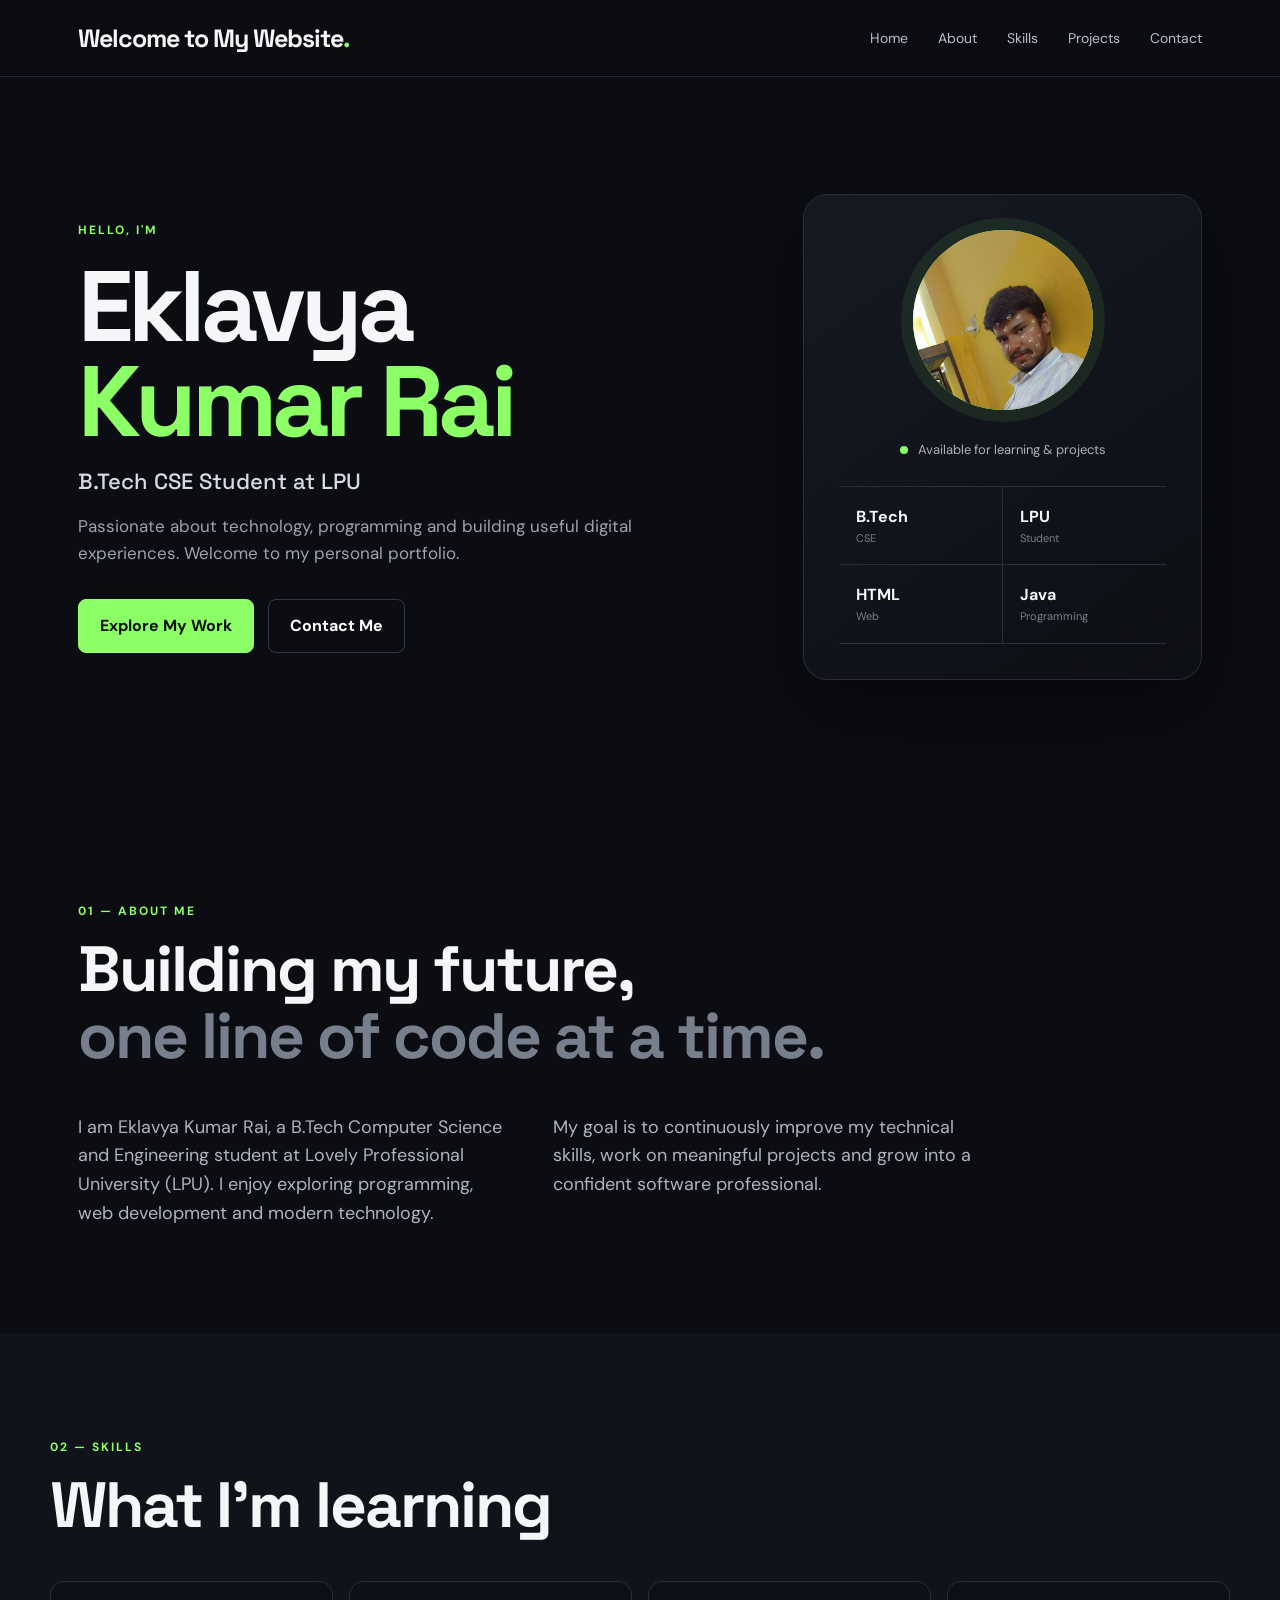
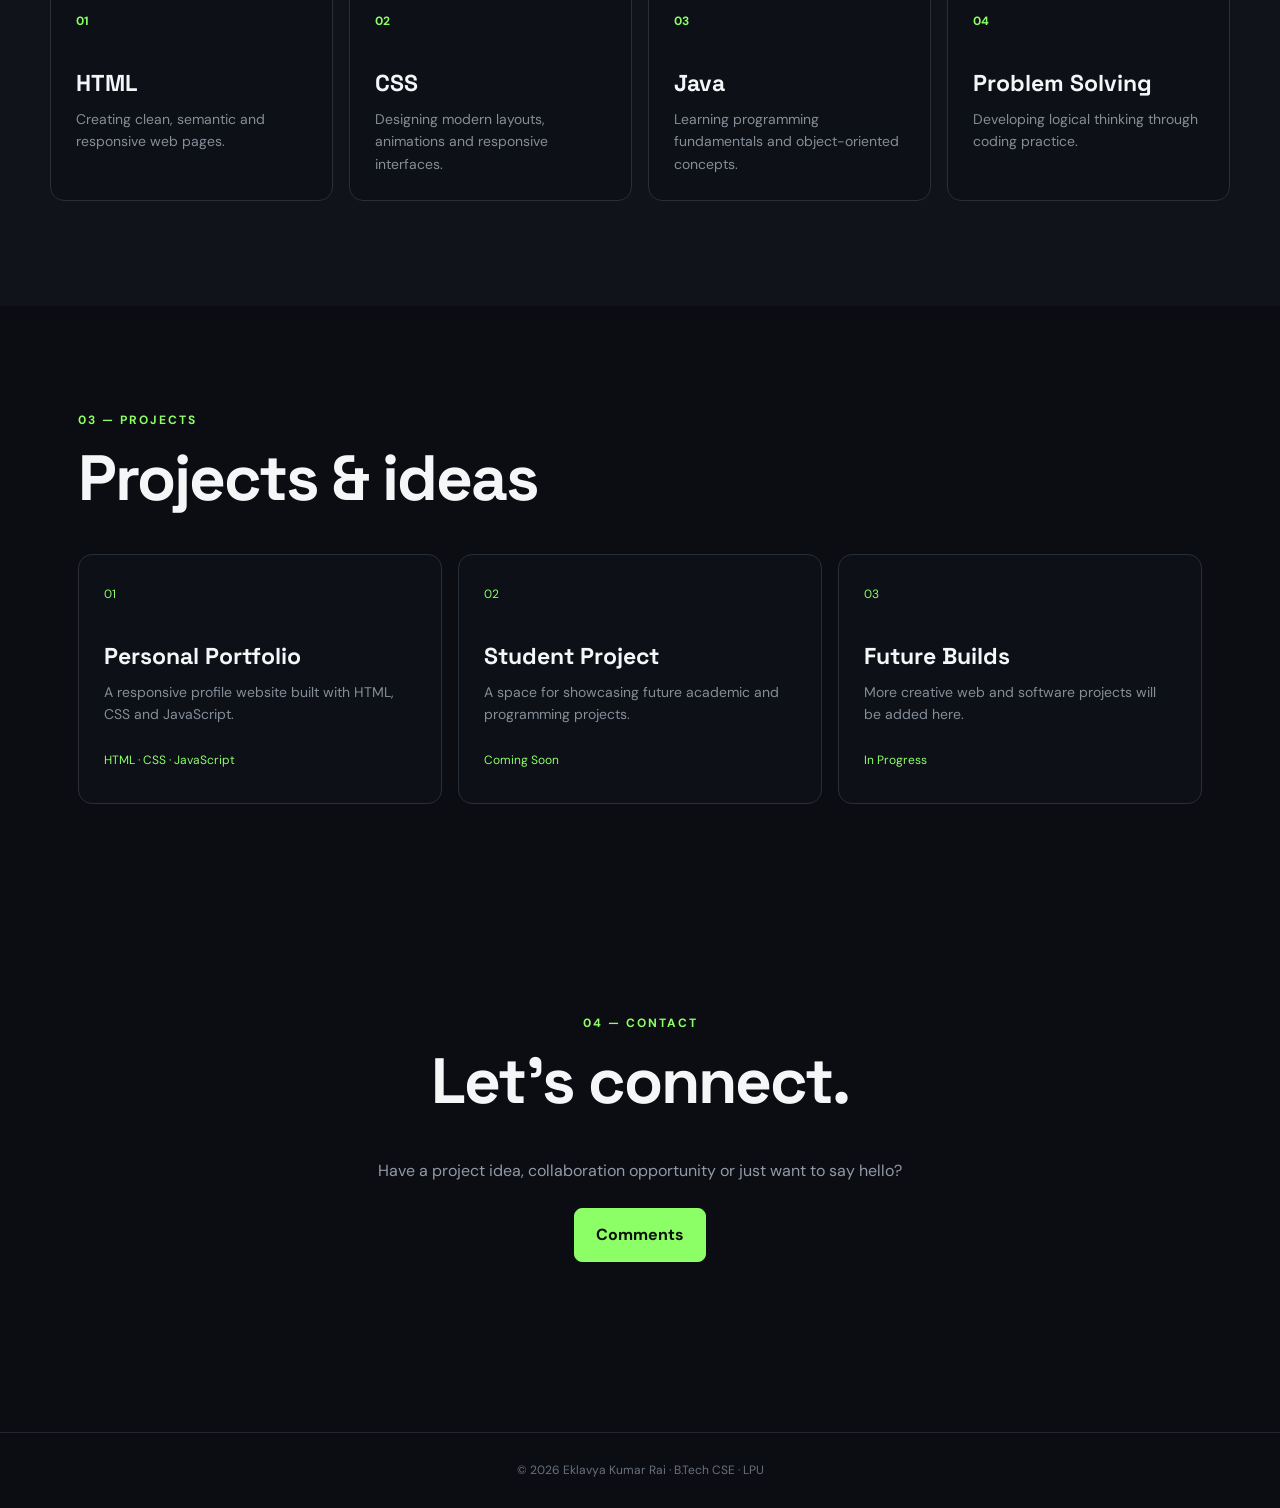
<file: index.html>
<!DOCTYPE html>
<html lang="en">
<head>
  <meta charset="UTF-8">
  <meta name="viewport" content="width=device-width, initial-scale=1.0">
  <title> My Profile</title>
  <link rel="stylesheet" href="style.css">
</head>
<body>
  <header>
    <nav class="navbar">
      <a class="logo" href="#home">Welcome to My Website<span>.</span></a>
      <button class="menu-btn" id="menuBtn">☰</button>
      <ul class="nav-links" id="navLinks">
        <li><a href="#home">Home</a></li>
        <li><a href="about/about.html">About</a></li>
        <li><a href="#skills">Skills</a></li>
        <li><a href="#projects">Projects</a></li>
        <li><a href="#contact">Contact</a></li>
      </ul>
    </nav>
  </header>

  <main>
    <section id="home" class="hero">
      <div class="hero-text">
        <p class="eyebrow">HELLO, I'M</p>
        <h1>Eklavya<br><span>Kumar Rai</span></h1>
        <h2>B.Tech CSE Student at LPU</h2>
        <p class="intro">Passionate about technology, programming and building useful digital experiences. Welcome to my personal portfolio.</p>
        <div class="buttons">
          <a class="btn primary" href="#projects">Explore My Work</a>
          <a class="btn secondary" href="contact/contact.html">Contact Me</a>
        </div>
      </div>
      <div class="hero-card">
        <div class="avatar">
  <img src="try.jpg" alt="Eklavya Kumar Rai">
</div>
        <div class="status"><span></span> Available for learning & projects</div>
        <div class="mini-grid">
          <div><strong>B.Tech</strong><small>CSE</small></div>
          <div><strong>LPU</strong><small>Student</small></div>
          <div><strong>HTML</strong><small>Web</small></div>
          <div><strong>Java</strong><small>Programming</small></div>
        </div>
      </div>
    </section>

    <section id="about" class="section">
      <p class="section-tag">01 — ABOUT ME</p>
      <h2>Building my future,<br><span>one line of code at a time.</span></h2>
      <div class="about-grid">
        <p>I am Eklavya Kumar Rai, a B.Tech Computer Science and Engineering student at Lovely Professional University (LPU). I enjoy exploring programming, web development and modern technology.</p>
        <p>My goal is to continuously improve my technical skills, work on meaningful projects and grow into a confident software professional.</p>
      </div>
    </section>

    <section id="skills" class="section alt">
      <p class="section-tag">02 — SKILLS</p>
      <h2>What I'm learning</h2>
      <div class="skills-grid">
        <article><b>01</b><h3>HTML</h3><p>Creating clean, semantic and responsive web pages.</p></article>
        <article><b>02</b><h3>CSS</h3><p>Designing modern layouts, animations and responsive interfaces.</p></article>
        <article><b>03</b><h3>Java</h3><p>Learning programming fundamentals and object-oriented concepts.</p></article>
        <article><b>04</b><h3>Problem Solving</h3><p>Developing logical thinking through coding practice.</p></article>
      </div>
    </section>

    <section id="projects" class="section">
      <p class="section-tag">03 — PROJECTS</p>
      <h2>Projects & ideas</h2>
      <div class="projects-grid">
        <article class="project"><span>01</span><h3>Personal Portfolio</h3><p>A responsive profile website built with HTML, CSS and JavaScript.</p><em>HTML · CSS · JavaScript</em></article>
        <article class="project"><span>02</span><h3>Student Project</h3><p>A space for showcasing future academic and programming projects.</p><em>Coming Soon</em></article>
        <article class="project"><span>03</span><h3>Future Builds</h3><p>More creative web and software projects will be added here.</p><em>In Progress</em></article>
      </div>
    </section>

    <section id="contact" class="section contact">
      <p class="section-tag">04 — CONTACT</p>
      <h2>Let's connect.</h2>
      <p>Have a project idea, collaboration opportunity or just want to say hello?</p>
<a href="comment.html" target="_blank" rel="noopener noreferrer" class="btn primary" id="commentBtn">Comments</a>      <p id="message" class="message"></p>
    </section>
  </main>

  <footer>
    <p>© <span id="year"></span> Eklavya Kumar Rai · B.Tech CSE · LPU</p>
  </footer>

  <script src="script.js"></script>
</body>
</html>
</file>
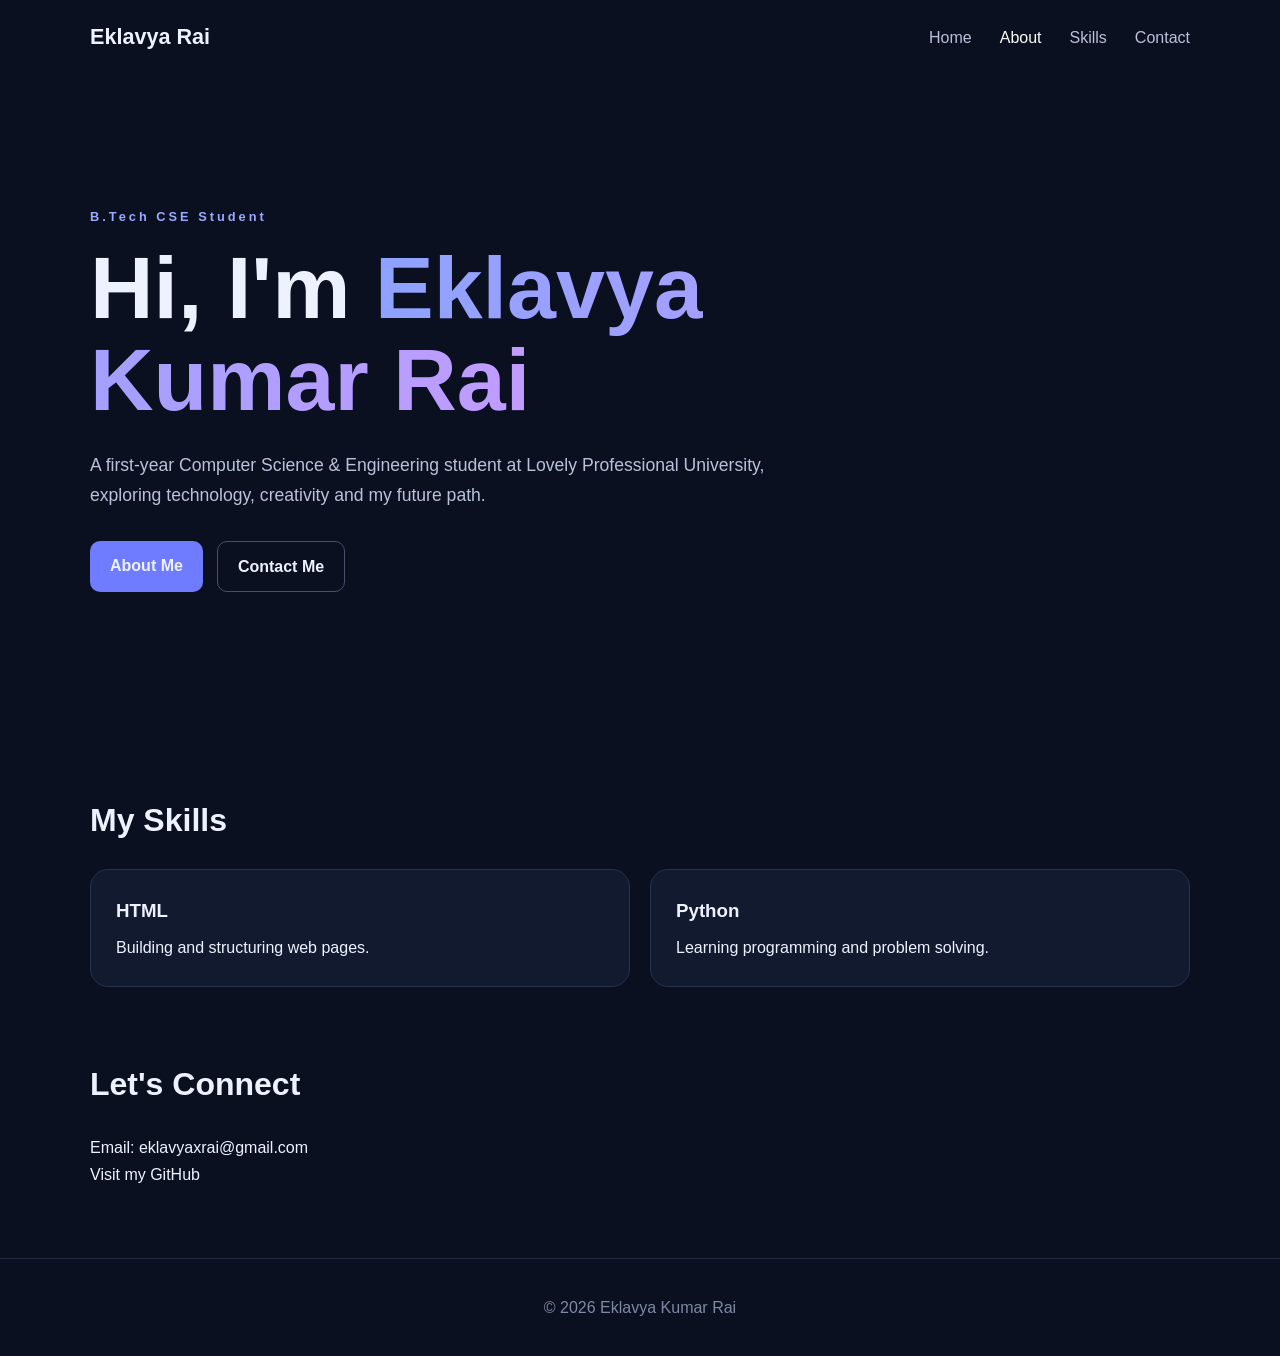
<file: about/index.html>
<!DOCTYPE html>
<html lang="en">
<head>
  <meta charset="UTF-8">
  <meta name="viewport" content="width=device-width, initial-scale=1.0">
  <title>Eklavya Kumar Rai | Portfolio</title>
  <link rel="stylesheet" href="style.css">
</head>
<body>
  <header>
    <nav class="navbar">
      <a class="logo" href="index.html">Eklavya Rai</a>
      <div class="nav-links">
        <a href="index.html">Home</a>
        <a class="active" href="about.html">About</a>
        <a href="#skills">Skills</a>
        <a href="#contact">Contact</a>
      </div>
    </nav>
  </header>

  <main class="hero">
    <section>
      <p class="eyebrow">B.Tech CSE Student</p>
      <h1>Hi, I'm <span>Eklavya Kumar Rai</span></h1>
      <p class="intro">A first-year Computer Science & Engineering student at Lovely Professional University, exploring technology, creativity and my future path.</p>
      <div class="buttons">
        <a class="btn" href="about.html">About Me</a>
        <a class="btn secondary" href="mailto:eklavyaxrai@gmail.com">Contact Me</a>
      </div>
    </section>
  </main>

  <section id="skills" class="simple-section">
    <h2>My Skills</h2>
    <div class="cards">
      <div class="card"><h3>HTML</h3><p>Building and structuring web pages.</p></div>
      <div class="card"><h3>Python</h3><p>Learning programming and problem solving.</p></div>
    </div>
  </section>

  <section id="contact" class="simple-section">
    <h2>Let's Connect</h2>
    <p>Email: <a href="mailto:eklavyaxrai@gmail.com">eklavyaxrai@gmail.com</a></p>
    <p><a href="https://github.com/EklavyaRai" target="_blank">Visit my GitHub</a></p>
  </section>

  <footer>© 2026 Eklavya Kumar Rai</footer>
</body>
</html>
</file>
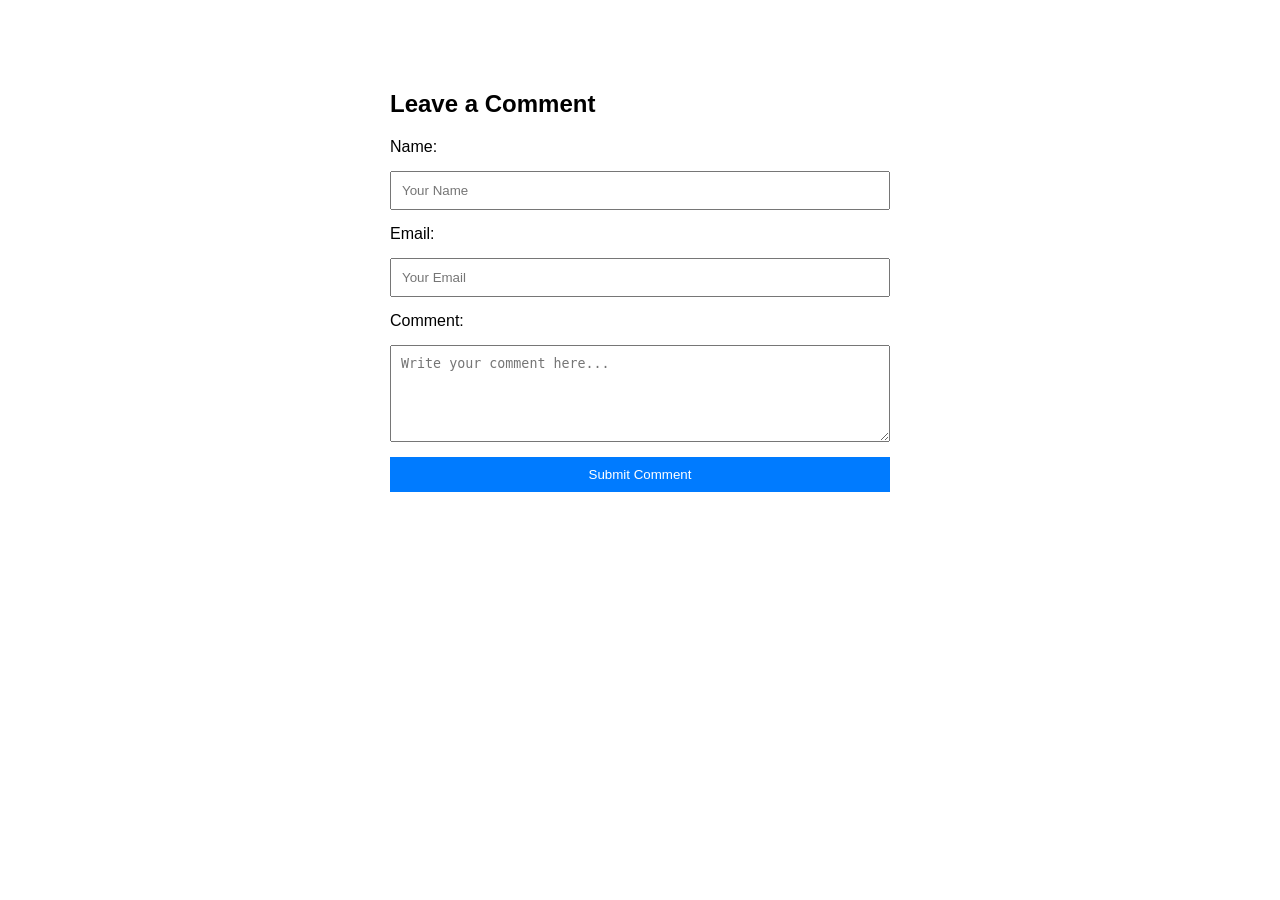
<file: comment.html>
<!DOCTYPE html>
<html lang="en">
<head>
  <meta charset="UTF-8">
  <meta name="viewport" content="width=device-width, initial-scale=1.0">
  <title>Leave a Comment</title>
  <style>
    body { font-family: Arial, sans-serif; max-width: 500px; margin: 50px auto; padding: 20px; }
    form { display: flex; flex-direction: column; gap: 15px; }
    input, textarea, button { width: 100%; padding: 10px; box-sizing: border-box; }
    button { background-color: #007bff; color: white; border: none; cursor: pointer; }
    button:hover { background-color: #0056b3; }
  </style>
</head>
<body>
  <h2>Leave a Comment</h2>
  
  <form action="https://formspree.io/f/YOUR_FORMSPREE_ENDPOINT" method="POST">
    <label for="name">Name:</label>
    <input type="text" id="name" name="name" required placeholder="Your Name">

    <label for="email">Email:</label>
    <input type="email" id="email" name="_replyto" required placeholder="Your Email">

    <label for="comment">Comment:</label>
    <textarea id="comment" name="comment" rows="5" required placeholder="Write your comment here..."></textarea>

    <button type="submit">Submit Comment</button>
  </form>
</body>
</html>
</file>
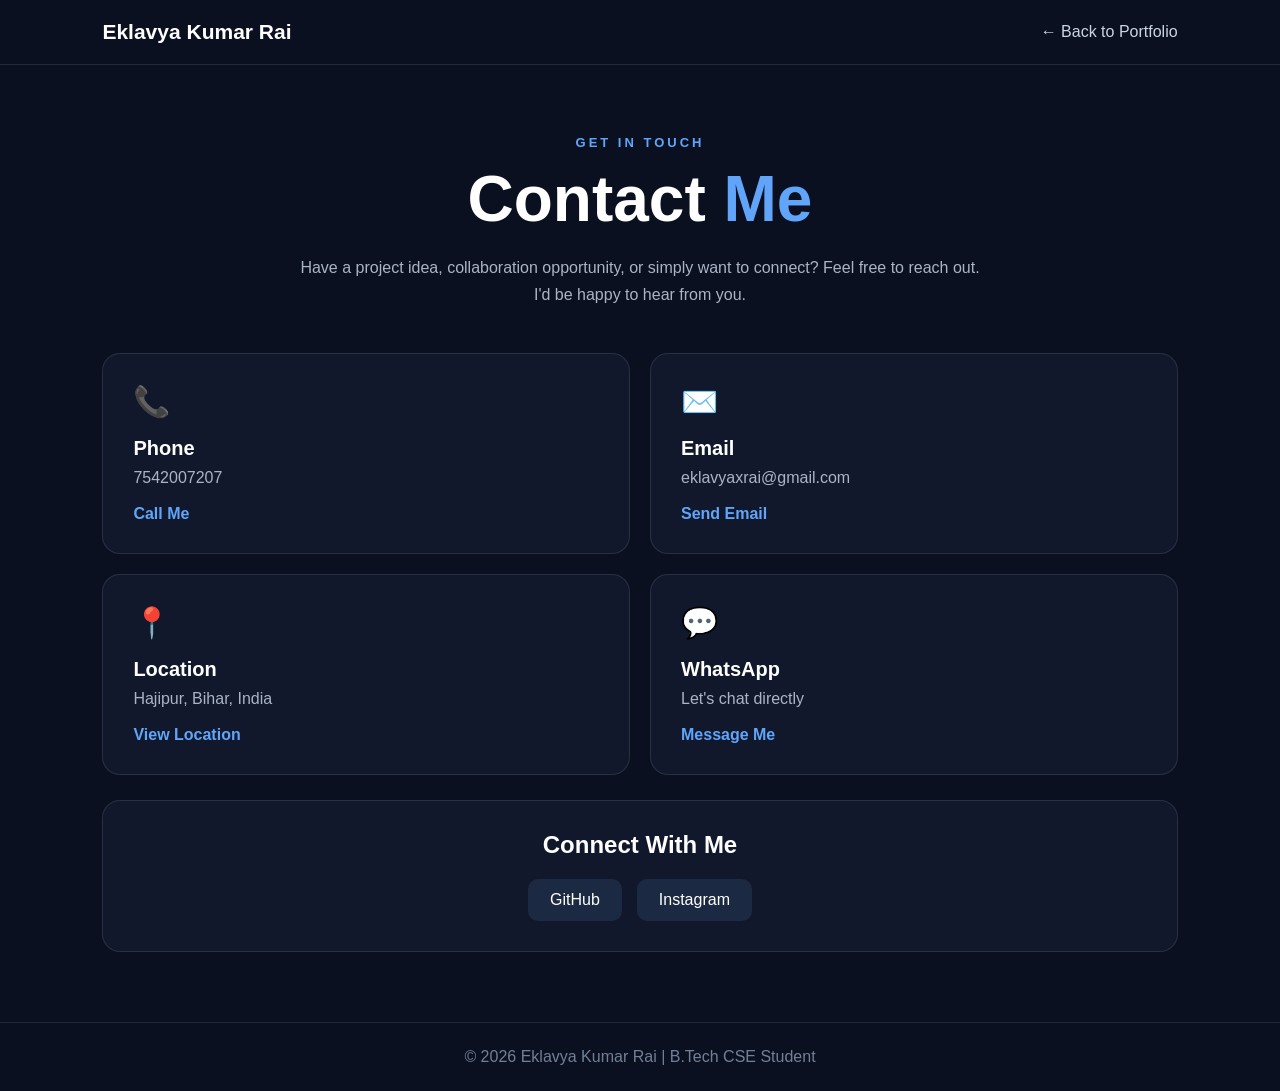
<file: contact.html>
<!DOCTYPE html>
<html lang="en">
<head>
    <meta charset="UTF-8">
    <meta name="viewport" content="width=device-width, initial-scale=1.0">
    <title>Contact Me | Eklavya Kumar Rai</title>
    <link rel="stylesheet" href="contact.css">
</head>
<body>
    <nav class="navbar">
        <a href="index.html" class="logo">Eklavya Kumar Rai</a>
        <a href="index.html" class="back-btn">← Back to Portfolio</a>
    </nav>

    <main class="contact-section">
        <div class="contact-header">
            <p class="tag">GET IN TOUCH</p>
            <h1>Contact <span>Me</span></h1>
            <p class="intro">
                Have a project idea, collaboration opportunity, or simply want to connect?
                Feel free to reach out. I'd be happy to hear from you.
            </p>
        </div>

        <div class="contact-grid">
            <div class="contact-card">
                <div class="icon">📞</div>
                <h2>Phone</h2>
                <p>7542007207</p>
                <a href="tel:+917542007207">Call Me</a>
            </div>

            <div class="contact-card">
                <div class="icon">✉️</div>
                <h2>Email</h2>
                <p>eklavyaxrai@gmail.com</p>
                <a href="mailto:eklavyaxrai@gmail.com">Send Email</a>
            </div>

            <div class="contact-card">
                <div class="icon">📍</div>
                <h2>Location</h2>
                <p>Hajipur, Bihar, India</p>
                <a href="https://www.google.com/maps/search/?api=1&query=Hajipur%2C%20Bihar%2C%20India" target="_blank" rel="noopener">View Location</a>
            </div>

            <div class="contact-card">
                <div class="icon">💬</div>
                <h2>WhatsApp</h2>
                <p>Let's chat directly</p>
                <a href="https://wa.me/917542007207" target="_blank" rel="noopener">Message Me</a>
            </div>
        </div>

        <div class="social-box">
            <h2>Connect With Me</h2>
            <div class="social-links">
                <a href="https://github.com/EklavyaRai" target="_blank" rel="noopener">GitHub</a>
                <a href="https://www.instagram.com/eklavya_rai07/" target="_blank" rel="noopener">Instagram</a>
            </div>
        </div>
    </main>

    <footer>
        <p>© 2026 Eklavya Kumar Rai | B.Tech CSE Student</p>
    </footer>

    <script src="contact.js"></script>
</body>
</html>
</file>
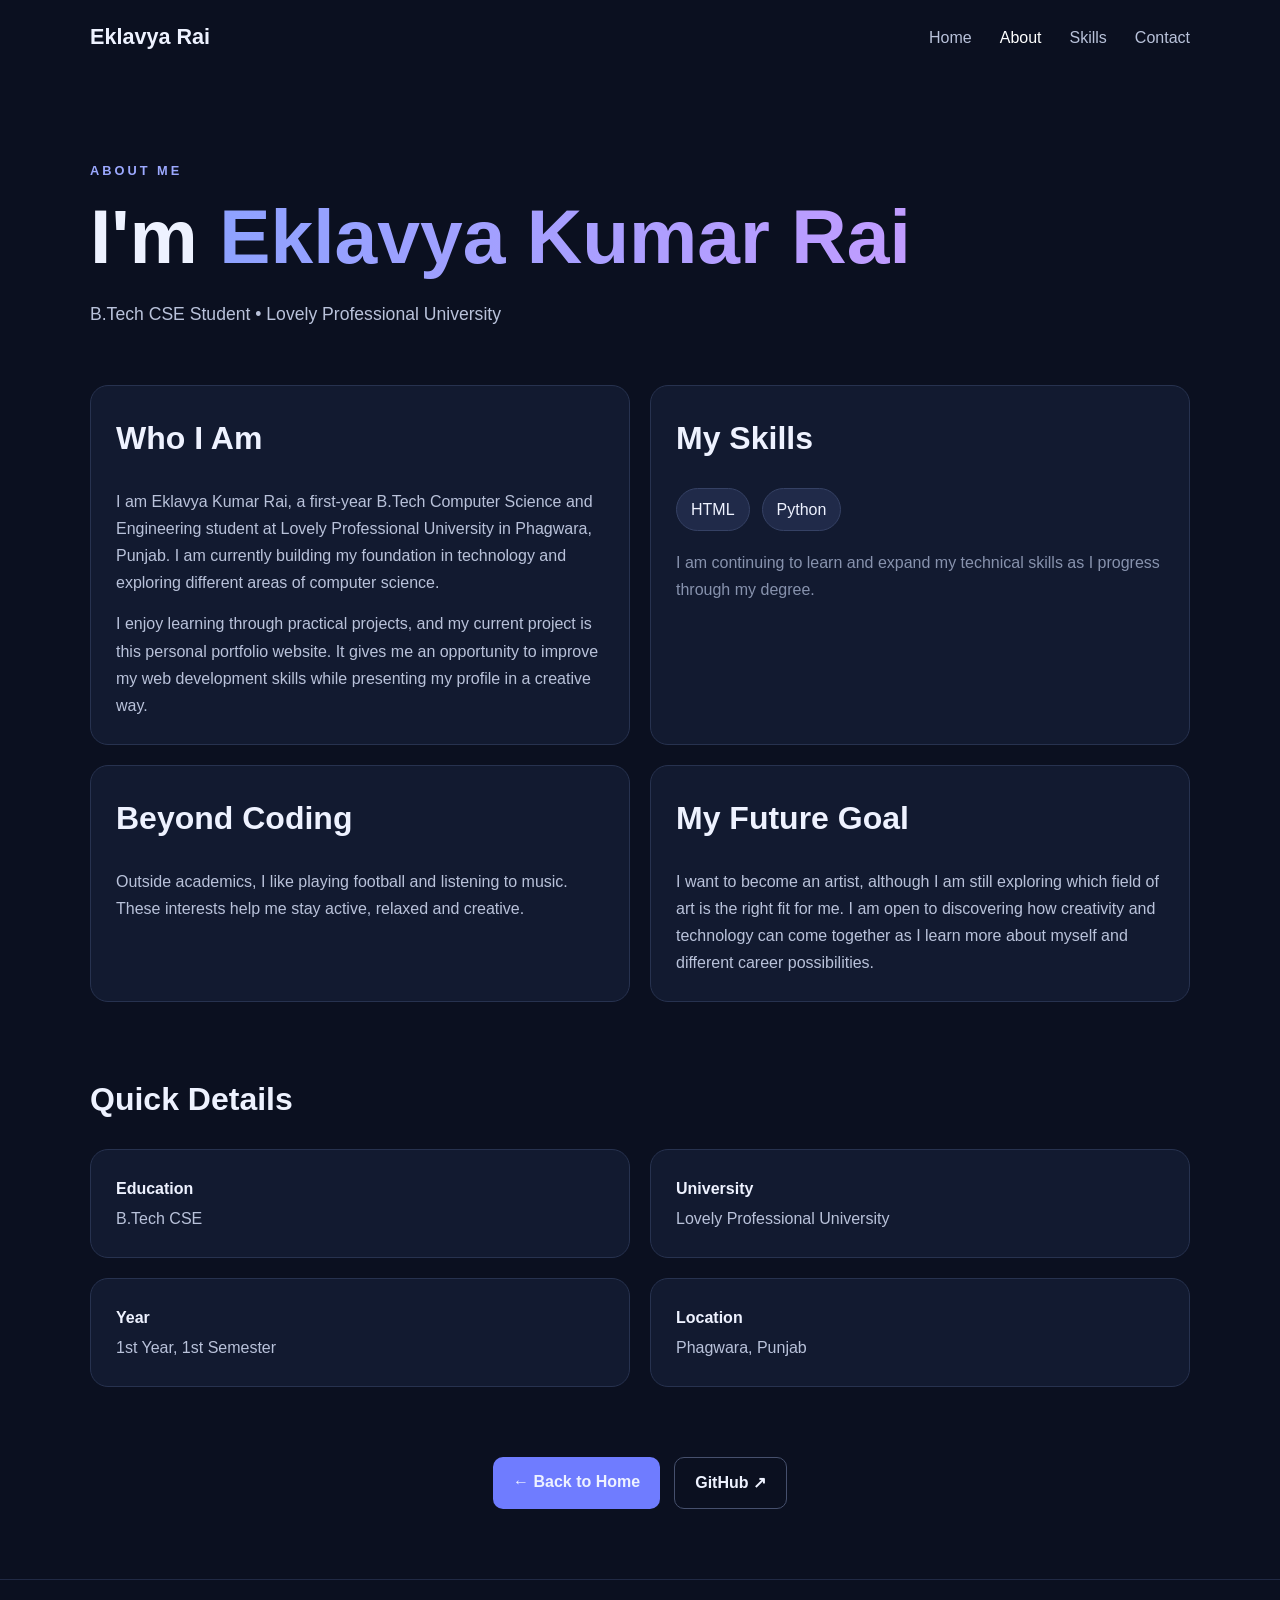
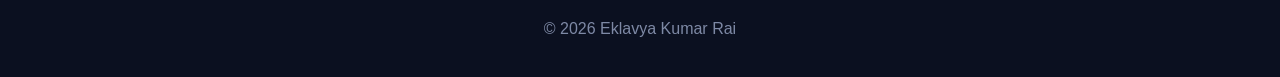
<file: about/about.html>
<!DOCTYPE html>
<html lang="en">
<head>
  <meta charset="UTF-8">
  <meta name="viewport" content="width=device-width, initial-scale=1.0">
  <title>About Me | Eklavya Kumar Rai</title>
  <link rel="stylesheet" href="style.css">
</head>
<body>
  <header>
    <nav class="navbar">
      <a class="logo" href="index.html">Eklavya Rai</a>
      <div class="nav-links">
        <a href="index.html">Home</a>
        <a class="active" href="about.html">About</a>
        <a href="index.html#skills">Skills</a>
        <a href="index.html#contact">Contact</a>
      </div>
    </nav>
  </header>

  <main class="about-page">
    <section class="about-hero">
      <p class="eyebrow">ABOUT ME</p>
      <h1>I'm <span>Eklavya Kumar Rai</span></h1>
      <p class="intro">B.Tech CSE Student • Lovely Professional University</p>
    </section>

    <section class="about-grid">
      <div class="about-card">
        <h2>Who I Am</h2>
        <p>
          I am Eklavya Kumar Rai, a first-year B.Tech Computer Science and Engineering
          student at Lovely Professional University in Phagwara, Punjab. I am currently
          building my foundation in technology and exploring different areas of computer science.
        </p>
        <p>
          I enjoy learning through practical projects, and my current project is this
          personal portfolio website. It gives me an opportunity to improve my web development
          skills while presenting my profile in a creative way.
        </p>
      </div>

      <div class="about-card">
        <h2>My Skills</h2>
        <div class="skill-list">
          <span>HTML</span>
          <span>Python</span>
        </div>
        <p class="muted">I am continuing to learn and expand my technical skills as I progress through my degree.</p>
      </div>

      <div class="about-card">
        <h2>Beyond Coding</h2>
        <p>
          Outside academics, I like playing football and listening to music. These interests
          help me stay active, relaxed and creative.
        </p>
      </div>

      <div class="about-card">
        <h2>My Future Goal</h2>
        <p>
          I want to become an artist, although I am still exploring which field of art
          is the right fit for me. I am open to discovering how creativity and technology
          can come together as I learn more about myself and different career possibilities.
        </p>
      </div>
    </section>

    <section class="details">
      <h2>Quick Details</h2>
      <div class="details-grid">
        <div><strong>Education</strong><span>B.Tech CSE</span></div>
        <div><strong>University</strong><span>Lovely Professional University</span></div>
        <div><strong>Year</strong><span>1st Year, 1st Semester</span></div>
        <div><strong>Location</strong><span>Phagwara, Punjab</span></div>
      </div>
    </section>

    <div class="center">
      <a class="btn" href="index.html">← Back to Home</a>
      <a class="btn secondary" href="https://github.com/EklavyaRai" target="_blank">GitHub ↗</a>
    </div>
  </main>

  <footer>© 2026 Eklavya Kumar Rai</footer>
</body>
</html>
</file>
<file: style.css>
@import url('https://fonts.googleapis.com/css2?family=DM+Sans:wght@400;500;700&family=Space+Grotesk:wght@500;700&display=swap');

*{box-sizing:border-box;margin:0;padding:0}
html{scroll-behavior:smooth}
body{font-family:'DM Sans',sans-serif;background:#0b0d12;color:#f4f6f8;line-height:1.6}
a{text-decoration:none;color:inherit}
.navbar{max-width:1180px;margin:auto;padding:22px 28px;display:flex;align-items:center;justify-content:space-between}
header{position:sticky;top:0;z-index:10;background:rgba(11,13,18,.82);backdrop-filter:blur(15px);border-bottom:1px solid #222731}
.logo{font:700 25px 'Space Grotesk';letter-spacing:-1px}.logo span{color:#8cff66}
.nav-links{display:flex;gap:30px;list-style:none;font-size:14px;color:#b9bec8}.nav-links a:hover{color:#8cff66}
.menu-btn{display:none;background:none;border:0;color:white;font-size:25px}
.hero{max-width:1180px;margin:auto;min-height:720px;padding:100px 28px;display:grid;grid-template-columns:1.25fr .75fr;align-items:center;gap:60px}
.eyebrow,.section-tag{color:#8cff66;font-size:12px;font-weight:700;letter-spacing:2px}
.hero h1{font:700 clamp(55px,8vw,100px)/.95 'Space Grotesk';letter-spacing:-5px;margin:18px 0}
.hero h1 span{color:#8cff66}
.hero h2{font:500 22px 'Space Grotesk';color:#d8dce2;margin-bottom:18px}
.intro{max-width:590px;color:#9da4af;font-size:17px}
.buttons{display:flex;gap:14px;margin-top:32px}
.btn{display:inline-block;padding:13px 21px;border-radius:8px;font-weight:700;border:1px solid #343943;cursor:pointer;font-family:inherit}
.primary{background:#8cff66;color:#081006;border-color:#8cff66}.primary:hover{filter:brightness(.92)}
.secondary{color:white}.secondary:hover{border-color:#8cff66;color:#8cff66}
.hero-card{border:1px solid #2a2e37;border-radius:24px;padding:35px;background:linear-gradient(145deg,#151922,#0d0f14);box-shadow:0 30px 80px #0006}
.avatar{width:150px;height:150px;border-radius:50%;display:grid;place-items:center;margin:auto;background:#8cff66;color:#0b0d12;font:700 42px 'Space Grotesk';box-shadow:0 0 0 12px #8cff6615}
.status{margin:30px 0 25px;text-align:center;color:#aab1bb;font-size:13px}.status span{display:inline-block;width:8px;height:8px;background:#8cff66;border-radius:50%;margin-right:7px}
.mini-grid{display:grid;grid-template-columns:1fr 1fr;border-top:1px solid #292e37}
.mini-grid div{padding:17px;border-bottom:1px solid #292e37}.mini-grid div:nth-child(odd){border-right:1px solid #292e37}
.mini-grid strong,.mini-grid small{display:block}.mini-grid small{color:#777f8c;font-size:11px}
.section{max-width:1180px;margin:auto;padding:105px 28px}.alt{max-width:none;padding-left:max(28px,calc((100% - 1180px)/2));padding-right:max(28px,calc((100% - 1180px)/2));background:#10131a}
.section h2{font:700 clamp(38px,5vw,64px)/1.05 'Space Grotesk';letter-spacing:-2px;margin:15px 0 42px}.section h2 span{color:#777f8c}
.about-grid{display:grid;grid-template-columns:1fr 1fr;gap:50px;color:#aeb5bf;font-size:18px;max-width:900px}
.skills-grid,.projects-grid{display:grid;grid-template-columns:repeat(4,1fr);gap:16px}
.skills-grid article,.project{border:1px solid #292e37;border-radius:14px;padding:25px;background:#0d1016}.skills-grid b,.project span{color:#8cff66;font-size:12px}.skills-grid h3,.project h3{font:700 23px 'Space Grotesk';margin:35px 0 10px}.skills-grid p,.project p{color:#858d99;font-size:14px}.projects-grid{grid-template-columns:repeat(3,1fr)}.project{min-height:250px}.project em{display:inline-block;margin-top:25px;color:#8cff66;font-style:normal;font-size:12px}
.contact{text-align:center}.contact>p:not(.section-tag){color:#929aa7;margin-bottom:25px}.message{color:#8cff66!important;min-height:25px;margin-top:15px}
footer{border-top:1px solid #222731;text-align:center;padding:28px;color:#69717e;font-size:12px}
@media(max-width:800px){.menu-btn{display:block}.nav-links{display:none;position:absolute;top:70px;left:0;right:0;background:#0b0d12;padding:20px 28px;flex-direction:column;gap:15px}.nav-links.show{display:flex}.hero{grid-template-columns:1fr;padding-top:70px}.hero-card{max-width:500px}.skills-grid{grid-template-columns:1fr 1fr}.projects-grid{grid-template-columns:1fr}.about-grid{grid-template-columns:1fr;gap:20px}}
@media(max-width:500px){.hero h1{letter-spacing:-3px}.buttons{flex-direction:column}.skills-grid{grid-template-columns:1fr}.section{padding-top:75px;padding-bottom:75px}}
.avatar {
  width: 180px;
  height: 180px;
  border-radius: 50%;
  overflow: hidden;
  margin: 0 auto 20px;
}

.avatar img {
  width: 100%;
  height: 100%;
  object-fit: cover;
  display: block;
}
</file>
<file: about/style.css>
* {
  box-sizing: border-box;
  margin: 0;
  padding: 0;
}

html { scroll-behavior: smooth; }

body {
  font-family: Arial, Helvetica, sans-serif;
  background: #0b1020;
  color: #eef2ff;
  line-height: 1.7;
}

a { color: inherit; text-decoration: none; }

.navbar {
  width: min(1100px, 92%);
  margin: auto;
  min-height: 75px;
  display: flex;
  align-items: center;
  justify-content: space-between;
}

.logo {
  font-size: 1.35rem;
  font-weight: 800;
}

.nav-links {
  display: flex;
  gap: 28px;
}

.nav-links a {
  color: #b9c2da;
  transition: .2s;
}

.nav-links a:hover, .nav-links .active {
  color: #fff;
}

.hero, .about-hero {
  width: min(1100px, 92%);
  margin: auto;
}

.hero {
  min-height: 72vh;
  display: flex;
  align-items: center;
}

.hero section { max-width: 760px; }

.eyebrow {
  letter-spacing: 3px;
  font-size: .8rem;
  color: #9ca9ff;
  font-weight: 700;
  margin-bottom: 14px;
}

h1 {
  font-size: clamp(2.7rem, 7vw, 5.5rem);
  line-height: 1.05;
  margin-bottom: 24px;
}

h1 span {
  background: linear-gradient(90deg, #8ea2ff, #c19cff);
  -webkit-background-clip: text;
  background-clip: text;
  color: transparent;
}

.intro {
  max-width: 700px;
  color: #b9c2da;
  font-size: 1.1rem;
}

.buttons {
  display: flex;
  gap: 14px;
  margin-top: 30px;
  flex-wrap: wrap;
}

.btn {
  display: inline-block;
  padding: 11px 20px;
  border-radius: 10px;
  background: #6f7cff;
  font-weight: 700;
  transition: transform .2s, opacity .2s;
}

.btn:hover { transform: translateY(-2px); opacity: .9; }

.btn.secondary {
  background: transparent;
  border: 1px solid #46506d;
}

.simple-section, .details {
  width: min(1100px, 92%);
  margin: 70px auto;
}

h2 {
  font-size: 2rem;
  margin-bottom: 22px;
}

.cards, .about-grid, .details-grid {
  display: grid;
  grid-template-columns: repeat(2, 1fr);
  gap: 20px;
}

.card, .about-card, .details-grid div {
  background: #121a30;
  border: 1px solid #27324f;
  border-radius: 18px;
  padding: 25px;
}

.card h3 { margin-bottom: 7px; }

.about-page {
  padding-bottom: 70px;
}

.about-hero {
  padding: 85px 0 55px;
}

.about-hero h1 {
  font-size: clamp(2.6rem, 6vw, 4.8rem);
}

.about-grid {
  width: min(1100px, 92%);
  margin: auto;
}

.about-card p {
  color: #b9c2da;
  margin-bottom: 14px;
}

.about-card p:last-child { margin-bottom: 0; }

.skill-list {
  display: flex;
  gap: 12px;
  flex-wrap: wrap;
  margin-bottom: 18px;
}

.skill-list span {
  padding: 7px 14px;
  border-radius: 999px;
  background: #202a49;
  border: 1px solid #354164;
}

.muted { color: #8792ad !important; }

.details-grid div {
  display: flex;
  flex-direction: column;
  gap: 3px;
}

.details-grid span { color: #b9c2da; }

.center {
  width: min(1100px, 92%);
  margin: 35px auto 0;
  display: flex;
  gap: 14px;
  justify-content: center;
  flex-wrap: wrap;
}

footer {
  text-align: center;
  padding: 35px 20px;
  color: #7e89a5;
  border-top: 1px solid #202944;
}

@media (max-width: 700px) {
  .navbar { flex-direction: column; gap: 12px; padding: 20px 0; }
  .nav-links { gap: 16px; flex-wrap: wrap; justify-content: center; }
  .hero { min-height: 65vh; }
  .cards, .about-grid, .details-grid { grid-template-columns: 1fr; }
}
</file>
<file: contact.css>
* {
    margin: 0;
    padding: 0;
    box-sizing: border-box;
}

body {
    font-family: Arial, Helvetica, sans-serif;
    background: #0b1020;
    color: #ffffff;
    min-height: 100vh;
}

.navbar {
    width: 100%;
    padding: 20px 8%;
    display: flex;
    justify-content: space-between;
    align-items: center;
    border-bottom: 1px solid rgba(255,255,255,0.1);
    background: rgba(11,16,32,0.95);
}

.logo {
    color: #ffffff;
    text-decoration: none;
    font-size: 21px;
    font-weight: 700;
}

.back-btn {
    color: #cbd5e1;
    text-decoration: none;
    transition: 0.3s;
}

.back-btn:hover {
    color: #60a5fa;
}

.contact-section {
    width: 84%;
    max-width: 1100px;
    margin: auto;
    padding: 70px 0;
}

.contact-header {
    text-align: center;
    max-width: 700px;
    margin: 0 auto 45px;
}

.tag {
    color: #60a5fa;
    letter-spacing: 3px;
    font-size: 13px;
    font-weight: bold;
    margin-bottom: 12px;
}

h1 {
    font-size: clamp(40px, 7vw, 64px);
    margin-bottom: 18px;
}

h1 span {
    color: #60a5fa;
}

.intro {
    color: #aab4c5;
    line-height: 1.7;
    font-size: 16px;
}

.contact-grid {
    display: grid;
    grid-template-columns: repeat(2, 1fr);
    gap: 20px;
}

.contact-card {
    padding: 30px;
    border: 1px solid rgba(255,255,255,0.1);
    border-radius: 18px;
    background: #11182b;
    transition: transform 0.3s, border-color 0.3s;
}

.contact-card:hover {
    transform: translateY(-5px);
    border-color: #60a5fa;
}

.icon {
    font-size: 30px;
    margin-bottom: 18px;
}

.contact-card h2 {
    margin-bottom: 9px;
    font-size: 20px;
}

.contact-card p {
    color: #aab4c5;
    margin-bottom: 18px;
    word-break: break-word;
}

.contact-card a {
    display: inline-block;
    color: #60a5fa;
    text-decoration: none;
    font-weight: 600;
}

.contact-card a:hover {
    text-decoration: underline;
}

.social-box {
    margin-top: 25px;
    padding: 30px;
    text-align: center;
    border-radius: 18px;
    background: #11182b;
    border: 1px solid rgba(255,255,255,0.1);
}

.social-box h2 {
    margin-bottom: 20px;
}

.social-links {
    display: flex;
    justify-content: center;
    gap: 15px;
    flex-wrap: wrap;
}

.social-links a {
    text-decoration: none;
    color: #ffffff;
    background: #1c2942;
    padding: 12px 22px;
    border-radius: 10px;
    transition: 0.3s;
}

.social-links a:hover {
    background: #60a5fa;
    color: #07101f;
}

footer {
    text-align: center;
    padding: 25px;
    color: #718096;
    border-top: 1px solid rgba(255,255,255,0.1);
}

@media (max-width: 700px) {
    .navbar {
        padding: 18px 5%;
    }

    .logo {
        font-size: 17px;
    }

    .back-btn {
        font-size: 14px;
    }

    .contact-section {
        width: 90%;
        padding: 50px 0;
    }

    .contact-grid {
        grid-template-columns: 1fr;
    }
}
</file>
